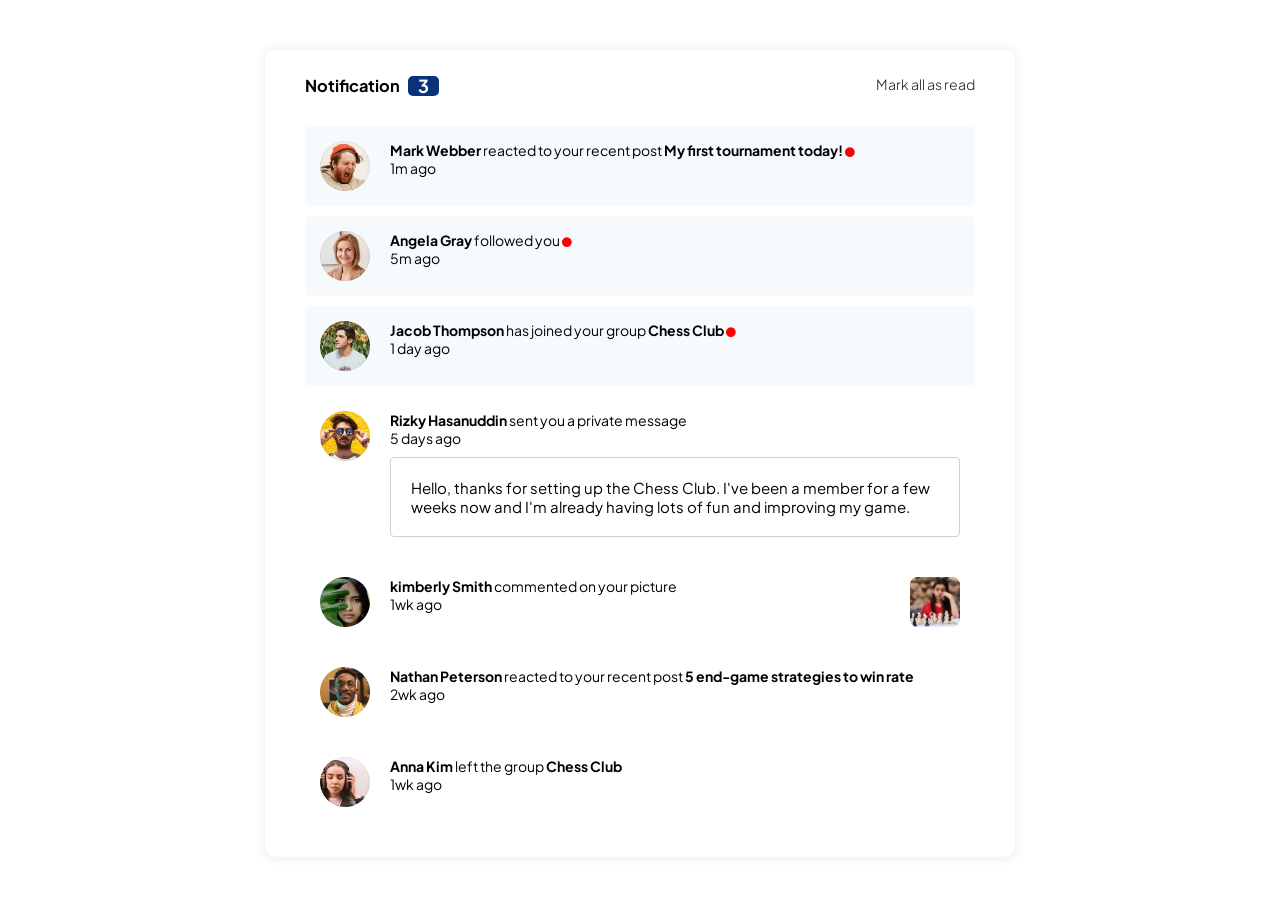
<file: index.html>
<!DOCTYPE html>
<html lang="en">
  <head>
    <meta charset="UTF-8" />
    <meta name="viewport" content="width=device-width, initial-scale=1.0" />
    <title>Notification page</title>
    <link rel="stylesheet" href="style.css" />

    <link rel="stylesheet" href="css/all.min.css" />
  </head>
  <body>
    <div class="container">
      <div class="header">
        <div class="heading-container">
          <h3>Notification</h3>
          <p id="number">3</p>
        </div>

        <h4 id="clearbtn">Mark all as read</h4>
      </div>
      <div class="col-container">
        <div class="col active">
          <img
            src="assets/images/avatar-mark-webber.webp"
            alt=""
            class="avatar"
          />
          <div class="col-info">
            <div class="col-info-text">
              <strong class="name">Mark Webber </strong>
              <span> reacted to your recent post</span>
              <strong class="title">My first tournament today! </strong>

              <span class="f-box"><i class="fas fa-circle"></i></span>
            </div>
            <p class="date">1m ago</p>
          </div>
        </div>

        <div class="col active">
          <img
            src="assets/images/avatar-angela-gray.webp"
            alt=""
            class="avatar"
          />
          <div class="col-info">
            <div class="col-info-text">
              <strong class="name">Angela Gray </strong>
              <span> followed you </span>
              <span class="f-box"><i class="fas fa-circle"></i></span>
            </div>
            <p class="date">5m ago</p>
          </div>
        </div>

        <div class="col active">
          <img
            src="assets/images/avatar-jacob-thompson.webp"
            alt=""
            class="avatar"
          />
          <div class="col-info">
            <div class="col-info-text">
              <strong class="name">Jacob Thompson </strong>
              <span> has joined your group </span>
              <strong class="title">Chess Club </strong>
              <span class="f-box"><i class="fas fa-circle"></i></span>
            </div>
            <p class="date">1 day ago</p>
          </div>
        </div>

        <div class="col">
          <img
            src="assets/images/avatar-rizky-hasanuddin.webp"
            alt=""
            class="avatar"
          />
          <div class="col-info">
            <div class="col-info-text">
              <strong class="name">Rizky Hasanuddin</strong>
              <span> sent you a private message </span>
            </div>
            <p class="date">5 days ago</p>
            <p class="col-msg">
              Hello, thanks for setting up the Chess Club. I've been a member
              for a few weeks now and I'm already having lots of fun and
              improving my game.
            </p>
          </div>
        </div>

        <div class="col">
          <img
            src="assets/images/avatar-kimberly-smith.webp"
            alt=""
            class="avatar"
          />
          <div class="col-info">
            <div class="col-info-text flex-col">
              <div class="wrapper">
                <strong class="name">kimberly Smith </strong>
                <span> commented on your picture </span>
                <p class="date">1wk ago</p>
              </div>
              <img src="assets/images/image-chess.webp" class="chess" alt="" />
            </div>
          </div>
        </div>

        <div class="col">
          <img
            src="assets/images/avatar-nathan-peterson.webp"
            alt=""
            class="avatar"
          />
          <div class="col-info">
            <div class="col-info-text">
              <strong class="name">Nathan Peterson </strong>
              <span> reacted to your recent post</span>
              <strong class="title">5 end-game strategies to win rate</strong>
            </div>
            <p class="date">2wk ago</p>
          </div>
        </div>

        <div class="col">
          <img src="assets/images/avatar-anna-kim.webp" alt="" class="avatar" />
          <div class="col-info">
            <div class="col-info-text">
              <strong class="name">Anna Kim </strong>
              <span> left the group </span>
              <strong class="title">Chess Club</strong>
            </div>
            <p class="date">1wk ago</p>
          </div>
        </div>
      </div>
    </div>

    <script>
      const clearBtn = document.getElementById("clearbtn");
      const cols = document.querySelectorAll(".col-container .col");
      const number = document.getElementById("number");
      const circleicon = document.querySelector(".fa-circle");
      const colinfotext = document.querySelector(".col-info-text");
      const faboxs = document.getElementsByClassName("f-box");

      clearBtn.onclick = function () {
        cols.forEach((col) => {
          if (col.classList.contains("active")) {
            col.classList.remove("active");
          }
        });
        for (fabox of faboxs) {
          fabox.innerHTML = " ";
        }

        number.innerText = 0;
      };
    </script>
  </body>
</html>
</file>
<file: style.css>
@font-face {
  font-family: plusjarkartaSans;
  font-weight: 500, 800;
  src: url("assets/fonts/PlusJakartaSans-VariableFont_wght.ttf");
}
* {
  margin: 0;
  padding: 0;
  box-sizing: border-box;
}
body {
  font-family: plusjarkartaSans;
  font-size: 14px;
}
.container {
  box-shadow: 0px 0px 10px 2px rgb(100, 100, 100, 0.1);
  max-width: 750px;
  margin: 50px auto;
  border-radius: 10px;
  padding: 25px 40px;
}
.col-container {
  margin-top: 30px;
}
.header {
  display: flex;
  justify-content: space-between;
  align-items: flex-start;
}
.heading-container {
  display: flex;
  align-items: center;
  gap: 0.5rem;
}
.heading-container p {
  background: hsl(219, 85%, 26%);
  font-size: 18px;
  font-weight: bold;
  color: #fff;
  height: 20px;
  line-height: 20px;
  padding: 0px 10px;
  border-radius: 5px;
}
.header h4 {
  cursor: pointer;
  font-weight: 300;
  color: hsl(224, 21%, 14%);
}
.col {
  width: 100%;
  display: flex;
  padding: 15px;
  margin-bottom: 10px;
  border-radius: 5px;
}
.col.active {
  background: hsl(210, 60%, 98%);
}
.avatar {
  height: 50px;
  margin-right: 20px;
}
.col-info {
  flex: 1;
}

.name,
.title {
  cursor: pointer;
}

.header h4:hover,
strong:hover,
small:hover {
  color: hsl(219, 85%, 26%);
}

.chess {
  height: 50px;
  margin-left: 20px;
}
.col-msg {
  margin-top: 10px;
  padding: 20px;
  font-size: 15px;
  border: 1px solid rgb(219, 202, 202);
  cursor: pointer;
  border-radius: 4px;
}
.col-msg:hover {
  background: hsl(211, 68%, 94%);
  border: 1px solid hsl(211, 68%, 94%);
}

.fa-circle {
  font-size: 10px;
  color: red;
}
.flex-col {
  display: flex;
  justify-content: space-between;
}

@media (max-width: 375px) {
  html {
    font-size: 15px;
  }
  .container {
    padding: 25px 10px;
  }
}
</file>
